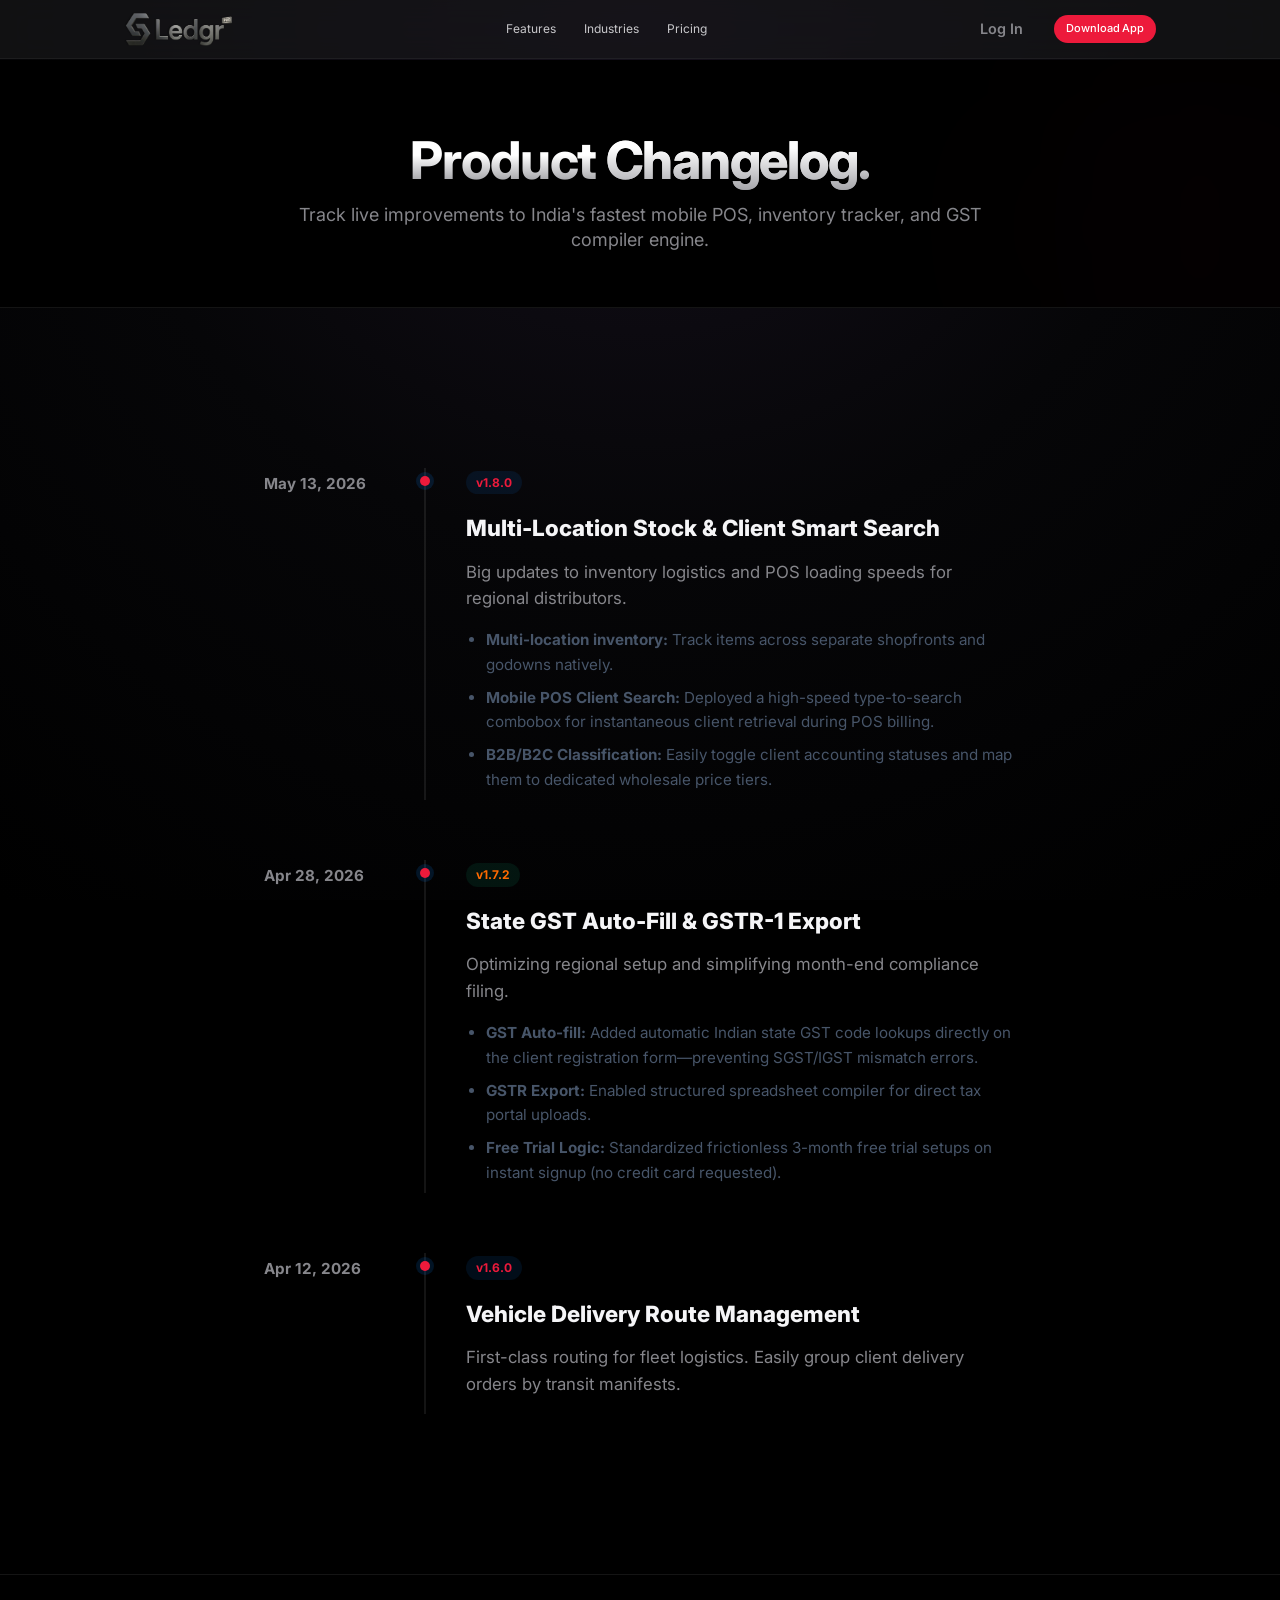
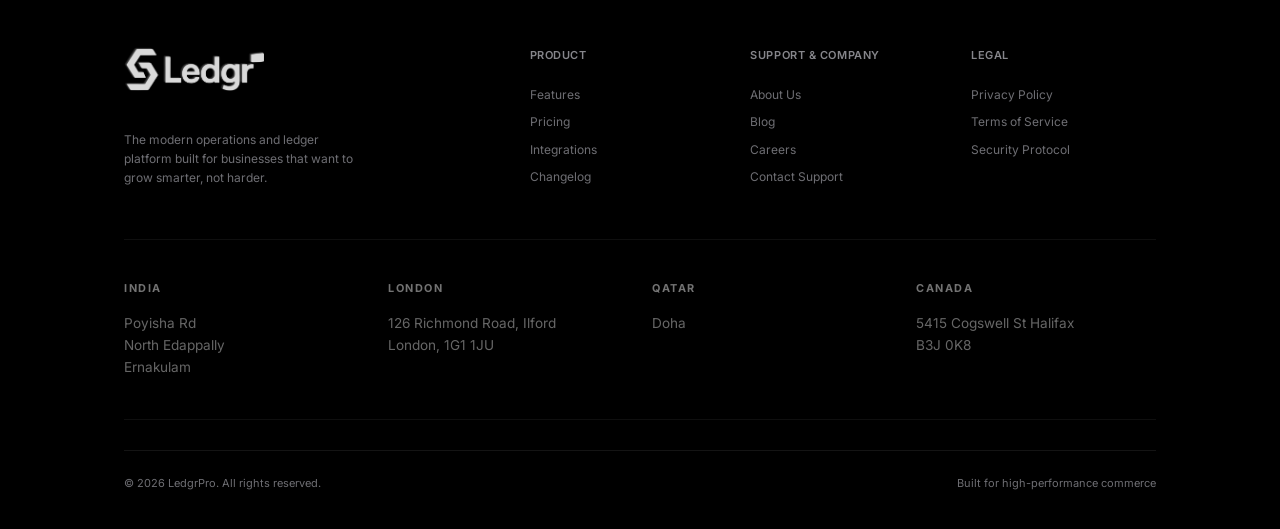
<file: changelog.html>
<!DOCTYPE html>
<html lang="en">
<head>
  <meta charset="UTF-8">
  <meta name="viewport" content="width=device-width, initial-scale=1.0">
  <title>Changelog — LedgrPro</title>
  <meta name="description" content="See what's new on LedgrPro. Active feature deployments, GST optimizations, and mobile POS upgrades.">
  <link rel="preconnect" href="https://fonts.googleapis.com">
  <link rel="preconnect" href="https://fonts.gstatic.com" crossorigin>
  <link href="https://fonts.googleapis.com/css2?family=Inter:wght@300;400;500;600;700;800;900&display=swap" rel="stylesheet">
    <link rel="stylesheet" href="styles.css">
  <!-- Analytics -->
  <script defer data-domain="ledgrpro.co" src="https://plausible.io/js/script.js"></script>
  <style>
    .change-wrapper { max-width: 800px; margin: 60px auto; padding: 0 24px; }
    .change-block {
      display: flex;
      gap: 40px;
      margin-bottom: 60px;
      position: relative;
    }
    .change-date {
      flex-shrink: 0;
      width: 120px;
      font-weight: 700;
      color: var(--text-muted);
      font-size: 0.95rem;
      padding-top: 4px;
    }
    .change-content {
      border-left: 2px solid var(--border);
      padding-left: 40px;
      position: relative;
    }
    .change-content::before {
      content: '';
      position: absolute;
      left: -6px;
      top: 8px;
      width: 10px;
      height: 10px;
      background: var(--primary);
      border-radius: 50%;
      box-shadow: 0 0 0 4px rgba(11, 128, 241, 0.15);
    }
    .change-content h3 { font-size: 1.4rem; font-weight: 800; margin-bottom: 12px; }
    .change-tag {
      display: inline-block;
      font-size: 0.75rem;
      font-weight: 700;
      background: rgba(16, 185, 129, 0.1);
      color: var(--accent-green);
      padding: 2px 10px;
      border-radius: 20px;
      margin-bottom: 16px;
    }
    .change-content p { color: var(--text-muted); font-size: 1.05rem; line-height: 1.6; margin-bottom: 16px;}
    .change-list { list-style: disc; margin-left: 20px; color: #475569; }
    .change-list li { margin-bottom: 8px; font-size: 0.95rem;}
    @media(max-width:768px) {
      .change-block { flex-direction: column; gap: 12px;}
      .change-content { border: none; padding-left: 0;}
      .change-content::before { display: none; }
    }
  </style>
</head>
<body class="subpage-body">

    <!-- ========== NAVBAR ========== -->
  <nav class="navbar" id="navbar">
    <div class="container">
      <a href="./index.html" class="navbar-logo">
        <img src="ledgrpro-logo.png" alt="LedgrPro Logo" class="app-logo">
      </a>
      <div class="navbar-links" id="navLinks">
        <a href="./index.html#features">Features</a>
        <a href="./index.html#features">Industries</a>
        <a href="./index.html#pricing">Pricing</a>
      </div>
      <div class="navbar-actions">
        <a href="https://app.ledgrpro.co/login" style="font-size:0.9rem; font-weight:600; margin-right:15px; color:var(--text-muted); transition: var(--transition);" id="loginBtn">Log In</a>
        <a href="register.html" class="btn btn-primary" id="trialBtn">Download App</a>
        <button class="mobile-toggle" id="mobileToggle" aria-label="Toggle menu">☰</button>
      </div>
    </div>
  </nav>

  <!-- ========== HERO ========== -->
  <section class="subpage-hero">
    <div class="container">
      <div class="subpage-hero-content">
        <h1>Product <span class="gradient-text">Changelog</span>.</h1>
        <p>Track live improvements to India's fastest mobile POS, inventory tracker, and GST compiler engine.</p>
      </div>
    </div>
  </section>

  <!-- ========== TIMELINE ========== -->
  <section class="section">
    <div class="change-wrapper">
      
      <!-- Item 1 -->
      <div class="change-block">
        <div class="change-date">May 13, 2026</div>
        <div class="change-content">
          <span class="change-tag" style="background:rgba(11,128,241,0.1); color:var(--primary);">v1.8.0</span>
          <h3>Multi-Location Stock & Client Smart Search</h3>
          <p>Big updates to inventory logistics and POS loading speeds for regional distributors.</p>
          <ul class="change-list">
            <li><strong>Multi-location inventory:</strong> Track items across separate shopfronts and godowns natively.</li>
            <li><strong>Mobile POS Client Search:</strong> Deployed a high-speed type-to-search combobox for instantaneous client retrieval during POS billing.</li>
            <li><strong>B2B/B2C Classification:</strong> Easily toggle client accounting statuses and map them to dedicated wholesale price tiers.</li>
          </ul>
        </div>
      </div>

      <!-- Item 2 -->
      <div class="change-block">
        <div class="change-date">Apr 28, 2026</div>
        <div class="change-content">
          <span class="change-tag">v1.7.2</span>
          <h3>State GST Auto-Fill & GSTR-1 Export</h3>
          <p>Optimizing regional setup and simplifying month-end compliance filing.</p>
          <ul class="change-list">
            <li><strong>GST Auto-fill:</strong> Added automatic Indian state GST code lookups directly on the client registration form—preventing SGST/IGST mismatch errors.</li>
            <li><strong>GSTR Export:</strong> Enabled structured spreadsheet compiler for direct tax portal uploads.</li>
            <li><strong>Free Trial Logic:</strong> Standardized frictionless 3-month free trial setups on instant signup (no credit card requested).</li>
          </ul>
        </div>
      </div>

      <!-- Item 3 -->
      <div class="change-block">
        <div class="change-date">Apr 12, 2026</div>
        <div class="change-content">
          <span class="change-tag" style="background:rgba(11,128,241,0.1); color:var(--primary);">v1.6.0</span>
          <h3>Vehicle Delivery Route Management</h3>
          <p>First-class routing for fleet logistics. Easily group client delivery orders by transit manifests.</p>
        </div>
      </div>

    </div>
  </section>

    <!-- ========== FOOTER ========== -->
  <footer class="footer" id="footer">
    <div class="container">
      <div class="footer-grid">
        <div class="footer-brand">
          <a href="./index.html" style="display: inline-block; margin-bottom: 20px;">
            <img src="ledgrpro-logo.png" alt="LedgrPro Logo" style="height: 44px; filter: brightness(0) invert(1); opacity: 0.85;">
          </a>
          <p>The modern operations and ledger platform built for businesses that want to grow smarter, not harder.</p>
        </div>
        <div class="footer-col">
          <h4>Product</h4>
          <a href="./index.html#features">Features</a>
          <a href="./index.html#pricing">Pricing</a>
          <a href="./integrations.html">Integrations</a>
          <a href="./changelog.html">Changelog</a>
        </div>
        <div class="footer-col">
          <h4>Support & Company</h4>
          <a href="./about.html">About Us</a>
          <a href="./blog.html">Blog</a>
          <a href="./careers.html">Careers</a>
          <a href="./contact.html">Contact Support</a>
        </div>
        <div class="footer-col">
          <h4>Legal</h4>
          <a href="./privacy.html">Privacy Policy</a>
          <a href="./terms.html">Terms of Service</a>
          <a href="./security.html">Security Protocol</a>
        </div>
      </div>

      <div class="footer-locations" style="display: grid; grid-template-columns: repeat(auto-fit, minmax(200px, 1fr)); gap: 24px; padding: 40px 0; border-top: 1px solid rgba(255,255,255,0.06); border-bottom: 1px solid rgba(255,255,255,0.06); margin-bottom: 30px;">
        <div class="location">
          <h4 style="font-size: 0.68rem; font-weight: 700; text-transform: uppercase; letter-spacing: 1.5px; margin-bottom: 14px; color: rgba(255,255,255,0.45);">India</h4>
          <p style="font-size: 0.85rem; color: rgba(255,255,255,0.4); line-height: 1.65;">Poyisha Rd<br>North Edappally<br>Ernakulam</p>
        </div>
        <div class="location">
          <h4 style="font-size: 0.68rem; font-weight: 700; text-transform: uppercase; letter-spacing: 1.5px; margin-bottom: 14px; color: rgba(255,255,255,0.45);">London</h4>
          <p style="font-size: 0.85rem; color: rgba(255,255,255,0.4); line-height: 1.65;">126 Richmond Road, Ilford<br>London, 1G1 1JU</p>
        </div>
        <div class="location">
          <h4 style="font-size: 0.68rem; font-weight: 700; text-transform: uppercase; letter-spacing: 1.5px; margin-bottom: 14px; color: rgba(255,255,255,0.45);">Qatar</h4>
          <p style="font-size: 0.85rem; color: rgba(255,255,255,0.4); line-height: 1.65;">Doha</p>
        </div>
        <div class="location">
          <h4 style="font-size: 0.68rem; font-weight: 700; text-transform: uppercase; letter-spacing: 1.5px; margin-bottom: 14px; color: rgba(255,255,255,0.45);">Canada</h4>
          <p style="font-size: 0.85rem; color: rgba(255,255,255,0.4); line-height: 1.65;">5415 Cogswell St Halifax<br>B3J 0K8</p>
        </div>
      </div>

      <div class="footer-bottom">
        <span>© 2026 LedgrPro. All rights reserved.</span>
        <span>Built for high-performance commerce</span>
      </div>
    </div>
  </footer>

  <script>
    // Mobile menu toggle
    const mobileToggle = document.getElementById('mobileToggle');
    const navLinks = document.getElementById('navLinks');
    mobileToggle.addEventListener('click', () => {
      if (navLinks.classList.contains('mobile-active')) {
        navLinks.classList.remove('mobile-active');
      } else {
        navLinks.classList.add('mobile-active');
      }
    });
  </script>
</body>
</html>
</file>
<file: styles.css>
/* ==========================================================================
   LEDGRPRO PREMIUM APPLE-STYLE DESIGN SYSTEM
   ========================================================================== */

@import url('https://fonts.googleapis.com/css2?family=Inter:wght@300;400;500;600;700;800;900&display=swap');

/* ===== DESIGN TOKENS ===== */
:root {
  --primary: #ed1a3b; /* Vyapar Crimson Red */
  --primary-light: #ff4766; /* Bright Crimson Red */
  --primary-dark: #b8001f;
  --accent: #ff6a00; /* Vyapar Orange */
  --accent-light: #ff8533;
  --accent-dark: #cc5500;
  --accent-violet: #ff3366; /* Vibrant Pinkish-Red */

  --bg: #000000; /* Pure black */
  --bg-alt: #161617; /* Slate Grey */
  --bg-card: #1d1d1f; /* Card background */
  --footer-bg: #000000;

  --text: #f5f5f7; /* Crisp white-grey */
  --text-muted: #86868b; /* Apple muted grey */
  --text-light: #6e6e73; /* Apple dark-grey */

  --border: rgba(255, 255, 255, 0.08); /* Apple thin border */
  --border-strong: rgba(255, 255, 255, 0.16);

  --shadow-sm: 0 2px 8px rgba(0, 0, 0, 0.15);
  --shadow-md: 0 12px 30px rgba(0, 0, 0, 0.5);
  --shadow-lg: 0 24px 60px rgba(0, 0, 0, 0.7);

  --radius: 18px; /* Hardware-like curve */
  --radius-sm: 10px;
  --radius-pill: 9999px;

  --transition: all 0.4s cubic-bezier(0.25, 0.8, 0.25, 1);
  --font: 'Inter', -apple-system, BlinkMacSystemFont, "Segoe UI", Roboto, Helvetica, Arial, sans-serif;

  /* Legacy aliases for subpage compatibility */
  --glow: rgba(237, 26, 59, 0.08);
  --gradient-hero: radial-gradient(circle at top, rgba(237, 26, 59, 0.06) 0%, rgba(0, 0, 0, 0) 80%);
  --gradient-cta: linear-gradient(180deg, #1d1d1f 0%, #000000 100%);
  --gradient-card: linear-gradient(135deg, rgba(255, 255, 255, 0.02) 0%, rgba(255, 255, 255, 0.005) 100%);
  --shadow-card: var(--shadow-md);
  --shadow-glow: 0 0 40px rgba(237, 26, 59, 0.15);
  --accent-green: var(--accent);
  --bg-dark: var(--bg);
  --surface: var(--bg-card);
}

/* ===== RESET & BASE ===== */
*, *::before, *::after { margin: 0; padding: 0; box-sizing: border-box; }
html { scroll-behavior: smooth; font-size: 16px; background: var(--bg); color-scheme: dark; }
body {
  font-family: var(--font);
  background: #000000;
  color: var(--text);
  line-height: 1.625;
  overflow-x: hidden;
  -webkit-font-smoothing: antialiased;
  -moz-osx-font-smoothing: grayscale;
  background-image: radial-gradient(circle at 50% 0%, #15101c 0%, #060608 50%, #000000 100%);
  background-attachment: fixed;
}
a { color: inherit; text-decoration: none; transition: var(--transition); }
img { max-width: 100%; display: block; }
button { font-family: inherit; cursor: pointer; border: none; background: none; }
ul { list-style: none; }

/* Custom Scrollbar */
::-webkit-scrollbar { width: 8px; height: 8px; }
::-webkit-scrollbar-track { background: var(--bg); }
::-webkit-scrollbar-thumb { background: #333336; border-radius: var(--radius-pill); border: 2px solid var(--bg); }
::-webkit-scrollbar-thumb:hover { background: #424245; }

/* ===== BACKGROUNDS ===== */
.bg-grid-overlay {
  position: absolute;
  inset: 0;
  z-index: 0;
  background-image: 
    linear-gradient(rgba(255, 255, 255, 0.005) 1px, transparent 1px),
    linear-gradient(90deg, rgba(255, 255, 255, 0.005) 1px, transparent 1px);
  background-size: 50px 50px;
  mask-image: radial-gradient(circle at center, black 40%, transparent 95%);
  -webkit-mask-image: radial-gradient(circle at center, black 40%, transparent 95%);
  pointer-events: none;
  opacity: 0.8;
}

.glow-blob {
  position: absolute;
  width: 800px;
  height: 800px;
  border-radius: 50%;
  background: radial-gradient(circle, rgba(237, 26, 59, 0.04) 0%, rgba(0, 0, 0, 0) 70%);
  filter: blur(120px);
  pointer-events: none;
  z-index: 0;
}
.glow-blob-1 { top: -200px; left: 50%; transform: translateX(-50%); }
.glow-blob-2 { bottom: -200px; right: -200px; background: radial-gradient(circle, rgba(255, 106, 0, 0.02) 0%, rgba(0, 0, 0, 0) 70%); }
.glow-blob-3 { top: 40%; left: -300px; background: radial-gradient(circle, rgba(255, 51, 102, 0.02) 0%, rgba(0, 0, 0, 0) 70%); }

@media (prefers-reduced-motion: reduce) {
  .aurora-blob { animation: none; }
}

/* ===== UTILITIES ===== */
.container { max-width: 1080px; margin: 0 auto; padding: 0 24px; position: relative; z-index: 1; }
.section { padding: 100px 0; position: relative; overflow: hidden; }

.section-label {
  display: inline-block;
  font-size: 12px; font-weight: 600; letter-spacing: 0.05em; text-transform: uppercase;
  color: var(--text-muted); margin-bottom: 12px;
}

.section-title {
  font-size: clamp(2rem, 4.5vw, 3.25rem); font-weight: 750; line-height: 1.1;
  margin-bottom: 16px; letter-spacing: -0.025em; color: var(--text);
}

.section-subtitle { font-size: 20px; color: var(--text-muted); max-width: 600px; line-height: 1.45; font-weight: 400; }
.text-center { text-align: center; }
.mx-auto { margin-left: auto; margin-right: auto; }

.gradient-text {
  background: linear-gradient(180deg, #ffffff 30%, #a1a1a6 100%);
  -webkit-background-clip: text;
  -webkit-text-fill-color: transparent;
  background-clip: text;
}

/* ===== BUTTONS ===== */
.btn {
  display: inline-flex; align-items: center; justify-content: center;
  padding: 12px 24px; border-radius: var(--radius-pill); font-weight: 500;
  font-size: 14px; transition: var(--transition);
  letter-spacing: -0.01em; white-space: nowrap;
}

.btn-primary {
  background: var(--primary); color: #ffffff;
}
.btn-primary:hover {
  background: var(--primary-light);
  transform: scale(1.02);
}

.btn-secondary {
  background: rgba(255, 255, 255, 0.1); color: var(--text);
  border: 1px solid rgba(255, 255, 255, 0.05);
}
.btn-secondary:hover {
  background: rgba(255, 255, 255, 0.15);
  transform: scale(1.02);
}

.btn-large { padding: 14px 28px; font-size: 16px; }

/* ===== NAVBAR ===== */
.navbar {
  position: fixed; top: 0; left: 0; right: 0; z-index: 1000;
  padding: 12px 0; transition: var(--transition);
  background: rgba(22, 22, 23, 0.75);
  backdrop-filter: saturate(180%) blur(20px);
  -webkit-backdrop-filter: saturate(180%) blur(20px);
  border-bottom: 1px solid rgba(255, 255, 255, 0.05);
}
.navbar.scrolled {
  background: rgba(22, 22, 23, 0.85);
  border-bottom: 1px solid rgba(255, 255, 255, 0.12);
}
.navbar .container { display: flex; align-items: center; justify-content: space-between; }
.navbar-logo { display: flex; align-items: center; }
.app-logo { height: 34px; width: auto; display: block; opacity: 1; transition: var(--transition); }
.app-logo:hover { opacity: 0.8; }
.navbar-links { display: flex; align-items: center; gap: 28px; }
.navbar-links a { font-size: 12px; font-weight: 400; color: rgba(245, 245, 247, 0.8); transition: var(--transition); }
.navbar-links a:hover, .navbar-links a.active { color: #ffffff; }
.navbar-actions { display: flex; align-items: center; gap: 16px; }
.navbar-actions a#demoBtn {
  font-size: 12px !important;
  font-weight: 400 !important;
  color: rgba(245, 245, 247, 0.8) !important;
}
.navbar-actions a#demoBtn:hover {
  color: #ffffff !important;
}
.navbar .btn {
  font-size: 11px;
  padding: 5px 12px;
}
.mobile-toggle { display: none; background: none; color: var(--text); font-size: 1.4rem; }

/* ===== HERO CENTERED & STUDIO DISPLAY ===== */
.hero-centered {
  position: relative;
  padding: 140px 0 80px;
  overflow: hidden;
  background: var(--bg);
}
.hero-content {
  max-width: 800px;
  margin: 0 auto 50px;
  display: flex;
  flex-direction: column;
  align-items: center;
}
.hero-badge {
  display: inline-flex;
  align-items: center;
  gap: 8px;
  padding: 4px 12px;
  background: rgba(255, 255, 255, 0.05);
  border: 1px solid rgba(255, 255, 255, 0.08);
  border-radius: var(--radius-pill);
  font-size: 11px;
  font-weight: 500;
  color: var(--text-muted);
  width: fit-content;
  margin-bottom: 20px;
}
.pulse-dot {
  width: 6px;
  height: 6px;
  background: var(--accent);
  border-radius: 50%;
  box-shadow: 0 0 6px var(--accent);
  animation: blink 2s infinite;
}
@keyframes blink {
  0%, 100% { transform: scale(1); opacity: 1; }
  50% { transform: scale(1.2); opacity: 0.5; }
}
.hero-h1 {
  font-size: clamp(2.5rem, 5.5vw, 4.75rem);
  font-weight: 800;
  line-height: 1.07;
  letter-spacing: -0.035em;
  color: var(--text);
  margin-bottom: 18px;
  text-align: center;
  background: linear-gradient(180deg, #ffffff 40%, #86868b 100%);
  -webkit-background-clip: text;
  -webkit-text-fill-color: transparent;
  background-clip: text;
}
.text-highlight {
  background: linear-gradient(135deg, var(--primary-light), var(--accent-violet));
  -webkit-background-clip: text;
  -webkit-text-fill-color: transparent;
  background-clip: text;
}
.hero-sub {
  font-size: 20px;
  color: var(--text-muted);
  line-height: 1.42;
  max-width: 600px;
  margin-bottom: 28px;
  letter-spacing: -0.015em;
  font-weight: 400;
}
.hero-actions {
  display: flex;
  gap: 16px;
  align-items: center;
}

.hero-actions a.btn-secondary {
  background: none;
  border: none;
  color: var(--primary-light);
  font-weight: 500;
  padding: 0;
  font-size: 15px;
}
.hero-actions a.btn-secondary:hover {
  text-decoration: underline;
  transform: none;
  background: none;
}

/* Studio Display Mockup */
.browser-container {
  width: 100%;
  max-width: 780px; /* Reduced from 900px */
  margin: 0 auto;
  background: #000000;
  border: 8px solid #1c1c1e;
  border-bottom: 12px solid #1c1c1e;
  border-radius: 16px 16px 20px 20px;
  position: relative;
  box-shadow: 0 30px 60px rgba(0,0,0,0.8), 0 0 0 1px rgba(255,255,255,0.06);
  animation: slideUpFade 1s cubic-bezier(0.16, 1, 0.3, 1) both;
}
.browser-header {
  height: 32px;
  background: #1c1c1e;
  display: flex;
  align-items: center;
  padding: 0 12px;
  position: relative;
}
.browser-buttons {
  display: flex;
  gap: 6px;
}
.browser-dot {
  width: 6px;
  height: 6px;
  border-radius: 50%;
  background: rgba(255, 255, 255, 0.2);
}
.browser-url {
  position: absolute;
  left: 50%;
  transform: translateX(-50%);
  background: rgba(0, 0, 0, 0.4);
  border-radius: 6px;
  padding: 2px 20px;
  font-size: 10px;
  color: var(--text-light);
  width: 220px;
  text-align: center;
  font-weight: 400;
  letter-spacing: -0.1px;
  border: 1px solid rgba(255,255,255,0.03);
}
.browser-actions-icons {
  margin-left: auto;
  font-size: 9px;
  font-weight: 500;
  color: var(--primary-light);
  display: flex;
  align-items: center;
  gap: 4px;
}
.browser-content {
  background: #000000;
  position: relative;
  overflow: hidden;
  aspect-ratio: 16 / 10; /* Set landscape aspect ratio */
}
.browser-image {
  width: 100%;
  height: 100%;
  display: block;
  opacity: 0.95;
  transition: opacity 0.3s;
  object-fit: cover;
  object-position: top center;
}

/* ===== TRUST STRIP ===== */
.trust-strip {
  padding: 36px 0;
  border-top: 1px solid var(--border);
  border-bottom: 1px solid var(--border);
  background: rgba(22, 22, 23, 0.3);
}
.trust-label {
  font-size: 11px;
  font-weight: 600;
  letter-spacing: 0.05em;
  color: var(--text-light);
  margin-bottom: 18px;
}
.logo-strip-grid {
  display: flex;
  flex-wrap: wrap;
  justify-content: center;
  align-items: center;
  gap: 48px;
}
.logo-item {
  font-size: 13px;
  font-weight: 700;
  letter-spacing: 0.05em;
  color: var(--text-muted);
  opacity: 0.5;
  transition: var(--transition);
}
.logo-item:hover {
  opacity: 0.9;
  color: var(--text);
}

/* ===== BENTO PILLARS GRID ===== */
.pillars-grid {
  display: grid;
  grid-template-columns: repeat(3, 1fr);
  gap: 24px;
}
.pillar-card {
  background: var(--bg-card);
  border: 1px solid var(--border);
  border-radius: var(--radius);
  padding: 36px;
  transition: var(--transition);
  display: flex;
  flex-direction: column;
  position: relative;
  overflow: hidden;
}
.pillar-card::before {
  content: ''; position: absolute; inset: 0;
  background: linear-gradient(180deg, rgba(255,255,255,0.015) 0%, transparent 100%);
  pointer-events: none;
}
.pillar-card:hover {
  transform: translateY(-4px);
  border-color: rgba(255, 255, 255, 0.16);
  box-shadow: var(--shadow-md);
}
.pillar-icon {
  width: 44px;
  height: 44px;
  margin-bottom: 20px;
  display: flex;
  align-items: center;
  justify-content: center;
  background: rgba(237, 26, 59, 0.08);
  border: 1px solid rgba(237, 26, 59, 0.2);
  border-radius: 12px;
  color: var(--primary-light);
  flex-shrink: 0;
}
.pillar-card h3 {
  font-size: 18px;
  font-weight: 600;
  color: var(--text);
  margin-bottom: 10px;
  letter-spacing: -0.015em;
}
.pillar-card p {
  font-size: 14px;
  color: var(--text-muted);
  line-height: 1.5;
  margin-bottom: 24px;
}
.pillar-features {
  margin-top: auto;
  border-top: 1px solid var(--border);
  padding-top: 16px;
}
.pillar-features li {
  display: flex;
  align-items: center;
  gap: 8px;
  font-size: 13px;
  color: var(--text-muted);
  margin-bottom: 8px;
}
.pillar-features li:last-child { margin-bottom: 0; }
.pillar-features li span {
  color: var(--primary-light);
  font-weight: 600;
}

/* ===== INTERACTIVE TOUR SHOWCASE ===== */
.tour-layout {
  display: grid;
  grid-template-columns: 0.8fr 1.2fr;
  gap: 48px;
  align-items: center;
}
.tour-tabs {
  display: flex;
  flex-direction: column;
  gap: 8px;
}
.tour-tab {
  display: flex;
  align-items: flex-start;
  gap: 12px;
  padding: 14px 20px;
  background: transparent;
  border: 1px solid transparent;
  border-radius: var(--radius-sm);
  transition: var(--transition);
  cursor: pointer;
}
.tour-tab:hover {
  background: rgba(255, 255, 255, 0.04);
}
.tour-tab.active {
  background: rgba(255, 255, 255, 0.08);
  border-color: rgba(255, 255, 255, 0.04);
}
.tour-tab-num {
  font-size: 11px;
  font-weight: 600;
  color: var(--text-light);
  margin-top: 3px;
  flex-shrink: 0;
}
.tour-tab-content h4 {
  font-size: 15px;
  font-weight: 600;
  color: var(--text-muted);
  margin-bottom: 3px;
  transition: var(--transition);
}
.tour-tab-content p {
  font-size: 13px;
  color: var(--text-light);
  line-height: 1.4;
  transition: var(--transition);
}
.tour-tab.active .tour-tab-content h4 {
  color: #ffffff;
}
.tour-tab.active .tour-tab-content p {
  color: var(--text-muted);
}

.tour-previews {
  display: flex;
  align-items: center;
  justify-content: center;
}
.tour-preview-frame {
  width: 100%;
  height: 380px;
  background: #111112;
  border: 1px solid var(--border-strong);
  border-radius: var(--radius);
  position: relative;
  display: flex;
  align-items: center;
  justify-content: center;
  box-shadow: var(--shadow-lg);
  overflow: hidden;
}
.tour-visual {
  position: absolute;
  max-width: 85%;
  height: auto;
  opacity: 0;
  transform: scale(0.96) translateY(8px);
  transition: all 0.4s cubic-bezier(0.25, 1, 0.5, 1);
  filter: drop-shadow(0 15px 30px rgba(0,0,0,0.6));
}
.tour-visual.active {
  opacity: 1;
  transform: scale(1) translateY(0);
  z-index: 5;
}
.tour-overlay-badge {
  position: absolute;
  bottom: 20px;
  background: rgba(29, 29, 31, 0.9);
  border: 1px solid rgba(255, 255, 255, 0.08);
  border-radius: var(--radius-pill);
  padding: 4px 12px;
  font-size: 11px;
  font-weight: 500;
  color: var(--text);
  box-shadow: var(--shadow-sm);
  display: flex;
  align-items: center;
  gap: 6px;
  z-index: 10;
  backdrop-filter: blur(8px);
}

/* ===== LEGACY COMPARISONS ===== */
.comparison-grid {
  display: grid;
  grid-template-columns: repeat(2, 1fr);
  gap: 28px;
}
.comparison-card {
  background: var(--bg-card);
  border: 1px solid var(--border);
  border-radius: var(--radius);
  padding: 36px;
  position: relative;
}
.comparison-card::before {
  content: ''; position: absolute; inset: 0;
  border-radius: var(--radius);
  pointer-events: none;
  background: linear-gradient(180deg, rgba(255,255,255,0.015) 0%, transparent 100%);
}
.comparison-card.legacy {
  border-color: rgba(255, 69, 58, 0.1);
  background: rgba(255, 69, 58, 0.01);
}
.comparison-card.future {
  border-color: rgba(48, 209, 88, 0.15);
  background: rgba(48, 209, 88, 0.01);
}
.comp-header {
  margin-bottom: 24px;
}
.comp-header h3 {
  font-size: 20px;
  font-weight: 700;
  margin-bottom: 4px;
}
.comparison-card.legacy .comp-header h3 { color: #ff453a; }
.comparison-card.future .comp-header h3 { color: var(--accent); }
.comp-header p {
  font-size: 11px;
  color: var(--text-light);
  font-weight: 600;
  text-transform: uppercase;
  letter-spacing: 0.05em;
}
.comp-list {
  display: flex;
  flex-direction: column;
  gap: 20px;
}
.comp-list li {
  display: flex;
  gap: 12px;
  align-items: flex-start;
}
.comp-icon {
  font-size: 14px;
  line-height: 1.2;
  flex-shrink: 0;
}
.comp-list li h4 {
  font-size: 14px;
  font-weight: 600;
  color: var(--text);
  margin-bottom: 2px;
}
.comp-list li p {
  font-size: 13px;
  color: var(--text-muted);
  line-height: 1.45;
}

/* ===== PRICING ===== */
.price-toggle-container, .pricing-toggle-wrapper {
  display: flex;
  align-items: center;
  justify-content: center;
  gap: 12px;
  margin: 32px 0;
}
.toggle-label {
  font-size: 14px;
}
.switch {
  position: relative; display: inline-block; width: 48px; height: 24px;
}
.switch input { opacity: 0; width: 0; height: 0; }
.slider {
  position: absolute; cursor: pointer; top: 0; left: 0; right: 0; bottom: 0;
  background: #333336; transition: 0.3s; border-radius: 24px;
  border: 1px solid rgba(255,255,255,0.05);
}
.slider:before {
  position: absolute; content: ""; height: 16px; width: 16px; left: 3px; bottom: 3px;
  background: white; transition: 0.3s; border-radius: 50%;
}
input:checked + .slider { background: var(--primary); }
input:checked + .slider:before { transform: translateX(24px); }

.pricing-grid { display: grid; grid-template-columns: repeat(3, 1fr); gap: 20px; margin-top: 40px; }
.pricing-card {
  background: var(--bg-card); border: 1px solid var(--border);
  border-radius: var(--radius); padding: 36px 28px; transition: var(--transition);
  position: relative;
  display: flex;
  flex-direction: column;
}
.pricing-card::before {
  content: ''; position: absolute; inset: 0;
  background: linear-gradient(180deg, rgba(255,255,255,0.015) 0%, transparent 100%);
  border-radius: var(--radius);
  pointer-events: none;
}
.pricing-card:hover { transform: translateY(-4px); border-color: rgba(255, 255, 255, 0.16); box-shadow: var(--shadow-md); }
.pricing-card.popular {
  border: 1px solid rgba(237, 26, 59, 0.4);
  background: rgba(237, 26, 59, 0.02);
}
.pricing-card.popular::after {
  content: 'Top Choice'; position: absolute; top: -11px; left: 50%; transform: translateX(-50%);
  background: var(--primary); color: #ffffff; padding: 3px 12px; border-radius: var(--radius-pill);
  font-size: 10px; font-weight: 600; text-transform: uppercase; letter-spacing: 0.05em;
}
.pricing-card .plan-name {
  font-size: 12px; font-weight: 600; color: var(--text-muted);
  margin-bottom: 8px; text-transform: uppercase; letter-spacing: 0.05em;
}
.pricing-card .price {
  font-size: 32px; font-weight: 700; margin-bottom: 2px;
  display: flex; align-items: baseline; gap: 2px; color: var(--text);
  letter-spacing: -0.02em;
}
.pricing-card .price .price-period { font-size: 14px; font-weight: 400; color: var(--text-light); }
.pricing-card .price .price-val { font-size: 32px; font-weight: 700; }
.pricing-card .period { font-size: 12px; color: var(--text-light); margin-bottom: 20px; }
.pricing-card .trial-badge {
  display: inline-flex; align-items: center; gap: 6px; padding: 4px 10px;
  border-radius: var(--radius-pill); font-size: 11px; font-weight: 500; margin-bottom: 20px;
  background: rgba(255, 255, 255, 0.05); color: var(--text-muted); border: 1px solid rgba(255, 255, 255, 0.04);
  width: fit-content;
}
.pricing-features { margin-bottom: 28px; border-top: 1px solid var(--border); }
.pricing-features li {
  display: flex; align-items: flex-start; gap: 8px;
  padding: 8px 0; font-size: 13px; color: var(--text-muted);
}
.pricing-features li strong { color: var(--text); font-weight: 500; }
.pricing-features li .check { color: var(--primary-light); font-weight: 600; flex-shrink: 0; }
.pricing-card .btn { width: 100%; border-radius: var(--radius-pill); margin-top: auto; }

.toggle-badge {
  background: rgba(48, 209, 88, 0.1); color: var(--accent); font-size: 10px; padding: 2px 8px; border-radius: 10px; font-weight: 600; border: 1px solid rgba(48, 209, 88, 0.15); margin-left: 4px;
}

/* ===== TESTIMONIALS ===== */
.testimonials-grid { display: grid; grid-template-columns: repeat(3, 1fr); gap: 20px; margin-top: 40px; }
.testimonial-card {
  background: var(--bg-card); border: 1px solid var(--border);
  border-radius: var(--radius); padding: 28px; transition: var(--transition);
  position: relative;
}
.testimonial-card:hover { border-color: rgba(255, 255, 255, 0.16); box-shadow: var(--shadow-sm); }
.testimonial-stars { color: #ff9f0a; margin-bottom: 12px; font-size: 11px; letter-spacing: 1px; }
.testimonial-card blockquote {
  font-size: 13.5px; color: var(--text-muted); line-height: 1.55;
  margin-bottom: 20px;
}
.testimonial-author { display: flex; align-items: center; gap: 10px; }
.testimonial-avatar {
  width: 36px; height: 36px; border-radius: 50%;
  overflow: hidden; flex-shrink: 0;
  border: 1px solid var(--border-strong);
}
.testimonial-avatar img { width: 100%; height: 100%; object-fit: cover; }
.testimonial-info .name { font-weight: 600; font-size: 13px; color: var(--text); }
.testimonial-info .role { font-size: 11px; color: var(--text-light); }

/* ===== CTA SECTION ===== */
.cta-section {
  background: #111112;
  border: 1px solid var(--border);
  border-radius: var(--radius);
  padding: 72px 32px;
  text-align: center;
  position: relative;
  overflow: hidden;
  box-shadow: var(--shadow-md);
}
.cta-section::before {
  content: ''; position: absolute; inset: 0;
  background: radial-gradient(circle at center, rgba(237, 26, 59, 0.03) 0%, transparent 80%);
}
.cta-section h2 {
  font-size: clamp(1.8rem, 4vw, 2.5rem); font-weight: 750;
  margin-bottom: 12px; color: #ffffff; position: relative; z-index: 1;
  letter-spacing: -0.02em;
}
.cta-section p {
  font-size: 16px; color: var(--text-muted);
  max-width: 480px; margin: 0 auto 28px; position: relative; z-index: 1;
  line-height: 1.45;
}
.cta-section .btn-secondary {
  background: rgba(255, 255, 255, 0.05);
  color: var(--text);
  border-color: rgba(255, 255, 255, 0.08);
}
.cta-section .btn-secondary:hover {
  background: rgba(255, 255, 255, 0.1);
}

/* ===== FOOTER ===== */
.footer {
  background: var(--bg);
  padding: 72px 0 36px;
  border-top: 1px solid var(--border);
}
.footer-grid {
  display: grid; grid-template-columns: 2fr 1fr 1fr 1fr;
  gap: 36px; margin-bottom: 48px;
}
.footer-brand p {
  font-size: 12px; color: var(--text-light);
  margin-top: 12px; max-width: 240px; line-height: 1.6;
}
.footer-col h4 {
  font-size: 11px; font-weight: 600; text-transform: uppercase;
  letter-spacing: 0.05em; margin-bottom: 16px; color: var(--text-muted);
}
.footer-col a {
  display: block; font-size: 12px; color: var(--text-light);
  padding: 4px 0; transition: var(--transition);
}
.footer-col a:hover { color: #ffffff; }
.footer-bottom {
  display: flex; justify-content: space-between; align-items: center;
  padding-top: 24px; border-top: 1px solid var(--border);
  font-size: 11px; color: var(--text-light);
}

/* ===== PRICING COMPARISON TABLE ===== */
.comparison-container { margin-top: 72px; }
.comparison-title { text-align: center; margin-bottom: 32px; }
.comparison-title h3 { font-size: 24px; font-weight: 750; margin-bottom: 8px; color: var(--text); letter-spacing: -0.015em; }
.comparison-title p { color: var(--text-muted); font-size: 14px; }

.comparison-table-wrapper {
  width: 100%; overflow-x: auto;
  border: 1px solid var(--border); border-radius: var(--radius);
  background: var(--bg-card);
  box-shadow: var(--shadow-sm);
}

.comparison-table {
  width: 100%; border-collapse: collapse;
  font-size: 13px; text-align: center; min-width: 700px;
}

.comparison-table th, .comparison-table td {
  padding: 14px 20px;
  border-bottom: 1px solid var(--border);
}

.comparison-table th {
  background: rgba(22, 22, 23, 0.4);
  font-weight: 600; font-size: 13px; color: var(--text); padding: 18px;
}

.comparison-table td:first-child, .comparison-table th:first-child {
  text-align: left; width: 35%; font-weight: 500; color: var(--text);
}

.comparison-table tr.category-row td {
  background: rgba(255, 255, 255, 0.015);
  font-size: 10px; text-transform: uppercase; letter-spacing: 0.05em;
  font-weight: 700; color: var(--text-light); text-align: left !important; padding: 10px 20px;
}

.comparison-table td { color: var(--text-muted); }
.comparison-table .col-popular { background: rgba(237, 26, 59, 0.01); }
.comparison-table th.col-popular { background: rgba(237, 26, 59, 0.04); color: var(--primary-light); }
.comparison-table .check-icon { color: var(--primary-light); font-weight: 700; font-size: 14px; }
.comparison-table .cross-icon { color: var(--text-light); font-size: 11px; }
.comparison-table tbody tr:hover td { background: rgba(255, 255, 255, 0.01); }
.comparison-table tbody tr:last-child td { border-bottom: none; }

/* ===== FEATURE SHOWCASE (ALTERNATING) ===== */
.showcase-row {
  display: grid;
  grid-template-columns: repeat(2, 1fr);
  gap: 64px;
  align-items: center;
  margin-bottom: 100px;
}
.showcase-row:last-child {
  margin-bottom: 0;
}
.showcase-row.reverse {
  direction: rtl;
}
.showcase-row.reverse .showcase-text {
  direction: ltr;
}
.showcase-text {
  display: flex;
  flex-direction: column;
  justify-content: center;
}
.showcase-badge {
  display: inline-flex;
  align-items: center;
  gap: 6px;
  padding: 4px 12px;
  background: rgba(237, 26, 59, 0.08);
  border: 1px solid rgba(237, 26, 59, 0.15);
  color: var(--primary-light);
  border-radius: var(--radius-pill);
  font-size: 11px;
  font-weight: 600;
  width: fit-content;
  margin-bottom: 16px;
  text-transform: uppercase;
  letter-spacing: 0.05em;
}
.showcase-text h3 {
  font-size: clamp(1.8rem, 3.5vw, 2.5rem);
  font-weight: 750;
  line-height: 1.15;
  margin-bottom: 16px;
  color: var(--text);
  letter-spacing: -0.02em;
}
.showcase-text p {
  font-size: 16px;
  color: var(--text-muted);
  line-height: 1.6;
  margin-bottom: 24px;
}
.showcase-features-list {
  display: flex;
  flex-direction: column;
  gap: 12px;
}
.showcase-features-list li {
  display: flex;
  align-items: center;
  gap: 10px;
  font-size: 14.5px;
  color: var(--text-muted);
}
.showcase-features-list li span.check {
  color: var(--accent);
  font-weight: 600;
}
.showcase-image-container {
  background: #111112;
  border: 1px solid var(--border-strong);
  border-radius: var(--radius);
  padding: 24px;
  box-shadow: var(--shadow-lg);
  position: relative;
  overflow: hidden;
  transition: var(--transition);
}
.showcase-image-container:hover {
  transform: translateY(-4px);
  border-color: rgba(255, 255, 255, 0.16);
}
.showcase-image-container::before {
  content: ''; position: absolute; inset: 0;
  background: linear-gradient(180deg, rgba(255,255,255,0.01) 0%, transparent 100%);
  pointer-events: none;
}
.showcase-img {
  width: 100%;
  height: auto;
  border-radius: var(--radius-sm);
  filter: drop-shadow(0 15px 30px rgba(0,0,0,0.6));
  transition: transform 0.5s cubic-bezier(0.25, 0.8, 0.25, 1);
}
.showcase-image-container:hover .showcase-img {
  transform: scale(1.02);
}

/* ===== SUBPAGES CORE LAYOUT ===== */
.subpage-body { padding-top: 60px; }

.subpage-hero {
  position: relative; padding: 72px 0 54px;
  background: #000000;
  border-bottom: 1px solid var(--border); overflow: hidden;
}
.subpage-hero::after {
  content: '';
  position: absolute; bottom: -80px; right: -80px;
  width: 320px; height: 320px;
  background: rgba(237, 26, 59, 0.02);
  filter: blur(100px); border-radius: 50%; z-index: 0;
}

.subpage-hero-content {
  position: relative; z-index: 1;
  text-align: center; max-width: 700px; margin: 0 auto;
}
.subpage-hero-content h1 {
  font-size: clamp(2.2rem, 5vw, 3.25rem); font-weight: 750; line-height: 1.12;
  margin-bottom: 12px; letter-spacing: -0.025em; color: var(--text);
  background: linear-gradient(180deg, #ffffff 40%, #86868b 100%);
  -webkit-background-clip: text;
  -webkit-text-fill-color: transparent;
  background-clip: text;
}
.subpage-hero-content p { font-size: 18px; color: var(--text-muted); line-height: 1.4; font-weight: 400; }

/* ===== LEGAL ===== */
.legal-doc-container { max-width: 750px; margin: 48px auto; padding: 0 24px; position: relative; z-index: 10; }
.legal-meta {
  font-size: 13px; color: var(--text-light);
  margin-bottom: 32px; padding-bottom: 16px; border-bottom: 1px solid var(--border);
}
.legal-doc h2 { font-size: 20px; font-weight: 650; margin-top: 32px; margin-bottom: 12px; color: var(--text); letter-spacing: -0.01em; }
.legal-doc h3 { font-size: 15px; font-weight: 600; margin-top: 20px; margin-bottom: 8px; color: var(--text-muted); }
.legal-doc p { margin-bottom: 16px; color: var(--text-muted); font-size: 14px; line-height: 1.55; }
.legal-doc ul { list-style-type: disc; margin-left: 20px; margin-bottom: 16px; color: var(--text-muted); }
.legal-doc ul li { margin-bottom: 8px; line-height: 1.5; font-size: 14px; }

/* ===== CARDS ===== */
.subpage-grid { display: grid; grid-template-columns: repeat(auto-fit, minmax(280px, 1fr)); gap: 20px; margin: 48px 0; }

.blog-card {
  background: var(--bg-card); border: 1px solid var(--border);
  border-radius: var(--radius); overflow: hidden; transition: var(--transition);
}
.blog-card::before {
  content: ''; position: absolute; inset: 0;
  background: linear-gradient(180deg, rgba(255,255,255,0.015) 0%, transparent 100%);
  border-radius: var(--radius);
  pointer-events: none;
}
.blog-card:hover { transform: translateY(-4px); border-color: rgba(255, 255, 255, 0.16); box-shadow: var(--shadow-md); }
.blog-card img { width: 100%; height: 180px; object-fit: cover; border-bottom: 1px solid var(--border); }
.blog-card-body { padding: 20px; }
.blog-tag { display: inline-block; font-size: 10px; font-weight: 600; color: var(--primary-light); text-transform: uppercase; letter-spacing: 0.05em; margin-bottom: 8px; }
.blog-card-body h3 { font-size: 16px; font-weight: 600; margin-bottom: 8px; line-height: 1.35; color: var(--text); letter-spacing: -0.01em; }
.blog-card-body p { color: var(--text-muted); font-size: 13px; margin-bottom: 16px; line-height: 1.45; }
.blog-footer { display: flex; align-items: center; justify-content: space-between; font-size: 11px; color: var(--text-light); }

.job-card {
  background: var(--bg-card); border: 1px solid var(--border); border-radius: var(--radius);
  padding: 24px; display: flex;
  justify-content: space-between; align-items: center; transition: var(--transition); margin-bottom: 16px;
}
.job-card:hover { border-color: rgba(255, 255, 255, 0.16); transform: translateX(4px); }
.job-info h3 { font-size: 16px; font-weight: 600; margin-bottom: 4px; color: var(--text); }
.job-tags { display: flex; gap: 8px; margin-top: 8px; }
.job-tag-badge { background: rgba(255, 255, 255, 0.04); border: 1px solid var(--border); padding: 2px 10px; border-radius: var(--radius-pill); font-size: 11px; font-weight: 500; color: var(--text-muted); }

.contact-wrapper { display: grid; grid-template-columns: 1.1fr 0.9fr; gap: 36px; margin: 48px 0; }
.contact-form-card {
  background: var(--bg-card); border: 1px solid var(--border);
  border-radius: var(--radius); padding: 32px;
}
.form-group { margin-bottom: 18px; }
.form-group label { display: block; font-size: 12px; font-weight: 500; margin-bottom: 6px; color: var(--text-muted); }
.form-group input, .form-group textarea, .form-group select {
  width: 100%; padding: 10px 14px;
  border: 1px solid var(--border); border-radius: var(--radius-sm);
  font-family: inherit; font-size: 13.5px; transition: var(--transition);
  background: rgba(255, 255, 255, 0.02); color: var(--text);
}
.form-group input:focus, .form-group textarea:focus {
  outline: none; border-color: var(--primary-light);
  background: rgba(255, 255, 255, 0.04);
}

/* Mobile Link Overlay */
.navbar-links.mobile-active {
  display: flex !important;
  flex-direction: column;
  position: absolute;
  top: 100%; left: 0; right: 0;
  background: rgba(22, 22, 23, 0.98);
  border-bottom: 1px solid var(--border);
  padding: 20px;
  gap: 16px;
  backdrop-filter: blur(20px);
}

/* ===== SCROLL ANIMATIONS ===== */
.fade-in-init {
  opacity: 0;
  transform: translateY(16px);
  transition: opacity 0.6s cubic-bezier(0.25, 1, 0.5, 1), transform 0.6s cubic-bezier(0.25, 1, 0.5, 1);
}
.fade-in-visible {
  opacity: 1;
  transform: translateY(0);
}

/* ===== MOCK DASHBOARD ===== */
.mock-dashboard { width: 100%; height: 100%; padding: 18px; display: grid; grid-template-columns: 160px 1fr; gap: 16px; }
.mock-sidebar { background: rgba(255, 255, 255, 0.02); border-radius: var(--radius-sm); padding: 14px 10px; display: flex; flex-direction: column; gap: 6px; }
.mock-sidebar-item { height: 30px; border-radius: 6px; background: transparent; display: flex; align-items: center; padding: 0 10px; gap: 8px; font-size: 11px; color: var(--text-light); }
.mock-sidebar-item.active { background: rgba(255, 255, 255, 0.05); color: #ffffff; }
.mock-sidebar-item .icon { width: 12px; height: 12px; background: currentColor; border-radius: 3px; opacity: 0.6; flex-shrink: 0; }
.mock-main { display: flex; flex-direction: column; gap: 12px; }
.mock-topbar { display: flex; gap: 10px; }
.mock-stat-card { flex: 1; background: var(--bg-card); border: 1px solid var(--border); border-radius: var(--radius-sm); padding: 12px; }
.mock-stat-card .stat-val { font-size: 16px; font-weight: 700; margin-bottom: 2px; color: var(--text); }
.mock-stat-card .stat-label { font-size: 9px; color: var(--text-light); text-transform: uppercase; letter-spacing: 0.05em; }
.mock-table { flex: 1; background: rgba(255, 255, 255, 0.01); border-radius: var(--radius-sm); padding: 12px; overflow: hidden; }
.mock-table-header { display: grid; grid-template-columns: 2fr 1fr 1fr 1fr; gap: 6px; padding-bottom: 8px; border-bottom: 1px solid var(--border); font-size: 9px; color: var(--text-light); text-transform: uppercase; letter-spacing: 0.05em; }
.mock-table-row { display: grid; grid-template-columns: 2fr 1fr 1fr 1fr; gap: 6px; padding: 8px 0; border-bottom: 1px solid var(--border); font-size: 11px; color: var(--text); }
.mock-badge { padding: 1px 6px; border-radius: 4px; font-size: 9px; font-weight: 500; display: inline-block; }
.mock-badge.green { background: rgba(48, 209, 88, 0.15); color: var(--accent); }
.mock-badge.blue { background: rgba(237, 26, 59, 0.15); color: var(--primary-light); }

/* ===== RESPONSIVE ===== */
@media (max-width: 1024px) {
  .pricing-grid, .testimonials-grid { grid-template-columns: repeat(2, 1fr); }
  .pillars-grid { grid-template-columns: repeat(2, 1fr); }
  .tour-layout { grid-template-columns: 1fr; gap: 32px; }
  .tour-preview-frame { max-width: 100%; }
  .footer-grid { grid-template-columns: repeat(2, 1fr); }
}

@media (max-width: 900px) {
  .footer-grid { grid-template-columns: repeat(2, 1fr); }
}

@media (max-width: 768px) {
  .section { padding: 60px 0; }
  .navbar-links { display: none; }
  .mobile-toggle { display: block; }
  .pillars-grid, .comparison-grid, .pricing-grid, .testimonials-grid, .showcase-row { grid-template-columns: 1fr; }
  .showcase-row { gap: 32px; margin-bottom: 64px; }
  .showcase-row.reverse { direction: ltr; }
  .showcase-row.reverse .showcase-text { direction: ltr; }
  .steps { flex-direction: column; }
  .step { flex: 1 1 100%; }
  .footer-grid { grid-template-columns: 1fr; gap: 28px; }
  .footer-bottom { flex-direction: column; gap: 8px; text-align: center; }
  .pricing-card.popular { order: -1; }
  .cta-section { padding: 48px 20px; }
  .contact-wrapper { grid-template-columns: 1fr; }
  .job-card { flex-direction: column; align-items: flex-start; gap: 12px; }
  .mock-sidebar { display: none; }
  .mock-dashboard { grid-template-columns: 1fr; }
}

/* ===== DOWNLOAD MODAL ===== */
.modal-overlay {
  position: fixed;
  inset: 0;
  background: rgba(0, 0, 0, 0.85);
  backdrop-filter: blur(16px);
  -webkit-backdrop-filter: blur(16px);
  display: flex;
  align-items: center;
  justify-content: center;
  z-index: 2000;
  opacity: 0;
  pointer-events: none;
  transition: opacity 0.4s cubic-bezier(0.16, 1, 0.3, 1);
}
.modal-overlay.active {
  opacity: 1;
  pointer-events: all;
}
.modal-card {
  background: var(--bg-card);
  border: 1px solid var(--border-strong);
  border-radius: 24px;
  width: 100%;
  max-width: 460px;
  padding: 40px;
  box-shadow: var(--shadow-lg), 0 0 40px rgba(237, 26, 59, 0.15);
  position: relative;
  transform: scale(0.95) translateY(10px);
  transition: transform 0.4s cubic-bezier(0.16, 1, 0.3, 1);
}
.modal-overlay.active .modal-card {
  transform: scale(1) translateY(0);
}
.modal-close {
  position: absolute;
  top: 20px;
  right: 20px;
  color: var(--text-muted);
  font-size: 24px;
  cursor: pointer;
  transition: var(--transition);
}
.modal-close:hover {
  color: #ffffff;
}
.modal-card h3 {
  font-size: 24px;
  font-weight: 800;
  margin-bottom: 10px;
  color: #ffffff;
  letter-spacing: -0.02em;
}
.modal-card p {
  color: var(--text-muted);
  font-size: 14px;
  line-height: 1.5;
  margin-bottom: 24px;
}
.modal-form {
  display: flex;
  flex-direction: column;
  gap: 16px;
}
.modal-form .form-group {
  margin-bottom: 0;
}
.modal-form select {
  appearance: none;
  background-image: url("data:image/svg+xml,%3Csvg xmlns='http://www.w3.org/2000/svg' fill='none' viewBox='0 0 24 24' stroke='%2386868b'%3E%3Cpath stroke-linecap='round' stroke-linejoin='round' stroke-width='2' d='M19 9l-7 7-7-7'/%3E%3C/svg%3E");
  background-repeat: no-repeat;
  background-position: right 14px center;
  background-size: 16px;
  padding-right: 40px;
}
.modal-form .btn-primary {
  width: 100%;
  padding: 14px;
  font-weight: 600;
  font-size: 15px;
  margin-top: 10px;
}
.success-message {
  display: none;
  text-align: center;
  padding: 20px 0;
  animation: fadeIn 0.4s ease;
}
.success-icon {
  font-size: 48px;
  color: #30d158;
  margin-bottom: 16px;
}
.success-message h4 {
  font-size: 20px;
  font-weight: 700;
  color: #ffffff;
  margin-bottom: 8px;
}
.success-message p {
  color: var(--text-muted);
  font-size: 14px;
  line-height: 1.6;
}

/* ===== INDUSTRY TABS ===== */
.industry-tabs-container {
  margin-top: 40px;
  background: var(--bg-card);
  border: 1px solid var(--border);
  border-radius: 24px;
  padding: 32px;
  box-shadow: var(--shadow-md);
  position: relative;
  overflow: hidden;
}
.industry-tabs-container::before {
  content: ''; position: absolute; inset: 0;
  background: linear-gradient(180deg, rgba(255,255,255,0.01) 0%, transparent 100%);
  pointer-events: none;
}
.tabs-selector {
  display: flex;
  justify-content: center;
  gap: 8px;
  background: rgba(0,0,0,0.3);
  border: 1px solid var(--border);
  padding: 6px;
  border-radius: var(--radius-pill);
  width: fit-content;
  margin: 0 auto 32px;
  flex-wrap: wrap;
}
.tab-btn {
  padding: 10px 24px;
  font-size: 13px;
  font-weight: 600;
  color: var(--text-muted);
  border-radius: var(--radius-pill);
  transition: var(--transition);
  border: none;
  background: none;
}
.tab-btn:hover {
  color: #ffffff;
}
.tab-btn.active {
  background: var(--primary);
  color: #ffffff;
  box-shadow: 0 4px 12px rgba(237, 26, 59, 0.3);
}
.tab-pane {
  display: none;
  grid-template-columns: 1.1fr 0.9fr;
  gap: 40px;
  align-items: center;
  animation: fadeIn 0.5s cubic-bezier(0.16, 1, 0.3, 1) both;
}
.tab-pane.active {
  display: grid;
}
.tab-text {
  display: flex;
  flex-direction: column;
}
.tab-tag {
  color: var(--primary-light);
  font-size: 11px;
  font-weight: 700;
  letter-spacing: 0.05em;
  text-transform: uppercase;
  margin-bottom: 12px;
}
.tab-text h3 {
  font-size: clamp(1.8rem, 3.5vw, 2.5rem);
  font-weight: 750;
  line-height: 1.15;
  color: var(--text);
  letter-spacing: -0.02em;
  margin-bottom: 16px;
}
.tab-text p {
  color: var(--text-muted);
  font-size: 15px;
  line-height: 1.6;
  margin-bottom: 24px;
}
.tab-features {
  display: grid;
  grid-template-columns: repeat(2, 1fr);
  gap: 16px;
}
.tab-features li {
  display: flex;
  align-items: center;
  gap: 8px;
  font-size: 13.5px;
  color: var(--text-muted);
}
.tab-features li .check {
  color: var(--primary-light);
  font-weight: 700;
}
.tab-visual-container {
  background: #111112;
  border: 1px solid var(--border-strong);
  border-radius: var(--radius);
  padding: 24px;
  display: flex;
  align-items: center;
  justify-content: center;
  box-shadow: var(--shadow-lg);
}
.tab-img {
  width: 100%;
  height: auto;
  border-radius: var(--radius-sm);
  filter: drop-shadow(0 15px 30px rgba(0,0,0,0.5));
}
@media (max-width: 768px) {
  .tab-pane {
    grid-template-columns: 1fr;
    gap: 24px;
  }
}
@keyframes fadeIn {
  from { opacity: 0; transform: translateY(10px); }
  to { opacity: 1; transform: translateY(0); }
}

/* ===== MOBILE DOWNLOAD STRIP ===== */
.mobile-download-strip {
  position: fixed;
  bottom: 0;
  left: 0;
  right: 0;
  background: rgba(22, 22, 23, 0.85);
  backdrop-filter: saturate(180%) blur(20px);
  -webkit-backdrop-filter: saturate(180%) blur(20px);
  border-top: 1px solid var(--border-strong);
  padding: 12px 24px;
  display: none;
  align-items: center;
  justify-content: space-between;
  z-index: 1000;
  animation: slideUp 0.5s cubic-bezier(0.16, 1, 0.3, 1) both;
}
@keyframes slideUp {
  from { transform: translateY(100%); }
  to { transform: translateY(0); }
}
@media (max-width: 768px) {
  .mobile-download-strip {
    display: flex;
  }
  body {
    padding-bottom: 72px; /* Prevent content occlusion */
  }
}
.strip-info {
  display: flex;
  align-items: center;
  gap: 10px;
}
.strip-logo {
  height: 28px;
  width: auto;
}
.strip-text {
  display: flex;
  flex-direction: column;
}
.strip-title {
  font-size: 12px;
  font-weight: 700;
  color: #ffffff;
  line-height: 1.2;
}
.strip-desc {
  font-size: 10px;
  color: var(--text-muted);
}
.strip-btn {
  background: var(--primary);
  color: #ffffff;
  font-size: 11px;
  font-weight: 600;
  padding: 6px 14px;
  border-radius: var(--radius-pill);
  box-shadow: 0 4px 10px rgba(237, 26, 59, 0.2);
}
.strip-btn:hover {
  background: var(--primary-light);
}

/* ===== INTERACTIVE SCREENCAST LOOP ===== */
.screencast-container {
  position: absolute;
  inset: 0;
  background: #0a0a0c;
  opacity: 0;
  pointer-events: none;
  transition: opacity 0.5s ease;
  z-index: 10;
  display: flex;
  font-family: var(--font);
  overflow: hidden;
  user-select: none;
}
.screencast-active .fallback-image {
  opacity: 0;
  pointer-events: none;
}
.screencast-active .screencast-container {
  opacity: 1;
  pointer-events: auto;
}

/* Background Dashboard View */
.dash-bg-view {
  width: 100%;
  height: 100%;
  display: flex;
  background: #0a0a0c;
}
.dash-sidebar {
  width: 180px;
  background: #111115;
  border-right: 1px solid var(--border);
  padding: 16px;
  display: flex;
  flex-direction: column;
  gap: 8px;
}
.sidebar-logo {
  font-weight: 800;
  font-size: 16px;
  color: #ffffff;
  margin-bottom: 24px;
  background: linear-gradient(135deg, var(--primary-light), var(--accent-violet));
  -webkit-background-clip: text;
  -webkit-text-fill-color: transparent;
}
.sidebar-item {
  font-size: 11.5px;
  padding: 8px 12px;
  color: var(--text-muted);
  border-radius: var(--radius-sm);
  transition: var(--transition);
}
.sidebar-item.active {
  background: rgba(255, 255, 255, 0.05);
  color: #ffffff;
  font-weight: 500;
}
.dash-main {
  flex: 1;
  padding: 24px;
  display: flex;
  flex-direction: column;
  gap: 20px;
}
.dash-header {
  display: flex;
  align-items: center;
  justify-content: space-between;
  border-bottom: 1px solid var(--border);
  padding-bottom: 12px;
}
.dash-title {
  font-size: 18px;
  font-weight: 700;
  color: #ffffff;
}
.dash-search {
  background: rgba(255, 255, 255, 0.03);
  border: 1px solid var(--border);
  border-radius: 6px;
  padding: 6px 16px;
  font-size: 11px;
  color: var(--text-light);
  width: 200px;
}
.dash-metrics {
  display: grid;
  grid-template-columns: repeat(2, 1fr);
  gap: 16px;
}
.metric-card {
  background: #111115;
  border: 1px solid var(--border);
  border-radius: 12px;
  padding: 16px;
  display: flex;
  flex-direction: column;
  position: relative;
}
.metric-label {
  font-size: 11px;
  color: var(--text-muted);
  text-transform: uppercase;
  letter-spacing: 0.5px;
}
.metric-value {
  font-size: 22px;
  font-weight: 700;
  color: #ffffff;
  margin-top: 4px;
}
.metric-trend {
  font-size: 10px;
  font-weight: 600;
  margin-top: 4px;
  padding: 2px 6px;
  background: rgba(16, 185, 129, 0.1);
  color: #10b981;
  border-radius: 4px;
  width: fit-content;
}

/* Chart */
.dash-chart-section {
  background: #111115;
  border: 1px solid var(--border);
  border-radius: 12px;
  padding: 18px;
  flex: 1;
  display: flex;
  flex-direction: column;
  gap: 12px;
}
.chart-header {
  display: flex;
  justify-content: space-between;
  align-items: center;
}
.chart-label {
  font-size: 12px;
  font-weight: 600;
}
.chart-legend {
  font-size: 10px;
  color: var(--text-muted);
  display: flex;
  gap: 10px;
}
.legend-dot {
  display: inline-block;
  width: 6px;
  height: 6px;
  border-radius: 50%;
}
.legend-dot.green { background: #10b981; }
.legend-dot.blue { background: #3b82f6; }
.chart-bars {
  display: flex;
  justify-content: space-between;
  align-items: flex-end;
  height: 100px;
  border-bottom: 1px solid var(--border);
  padding-bottom: 8px;
}
.chart-bar {
  width: 12%;
  background: linear-gradient(180deg, #10b981 0%, rgba(16,185,129,0.2) 100%);
  border-radius: 4px 4px 0 0;
  position: relative;
  transition: height 0.5s ease;
}
.chart-bar span {
  position: absolute;
  bottom: -20px;
  left: 50%;
  transform: translateX(-50%);
  font-size: 9px;
  color: var(--text-light);
}
.chart-bar.new-bar {
  background: linear-gradient(180deg, #ff6a00 0%, rgba(255,106,0,0.2) 100%);
}

/* POS Overlay View */
.pos-overlay-view {
  position: absolute;
  inset: 0;
  background: #0a0a0c;
  z-index: 20;
  display: none;
  flex-direction: column;
  transition: opacity 0.5s ease;
}
.pos-overlay-view.active {
  display: flex;
}
.pos-header {
  background: #111115;
  border-bottom: 1px solid var(--border);
  padding: 12px 24px;
  display: flex;
  justify-content: space-between;
  align-items: center;
  font-size: 13px;
  font-weight: 600;
  color: #ffffff;
}
.pos-status {
  font-size: 10px;
  color: #10b981;
  background: rgba(16,185,129,0.1);
  padding: 2px 8px;
  border-radius: 10px;
}
.pos-grid {
  display: grid;
  grid-template-columns: 1.2fr 0.8fr;
  flex: 1;
  overflow: hidden;
}
.pos-products {
  border-right: 1px solid var(--border);
  padding: 16px;
  display: flex;
  flex-direction: column;
  gap: 16px;
}
.pos-search-mock {
  background: rgba(255, 255, 255, 0.02);
  border: 1px solid var(--border);
  border-radius: 8px;
  padding: 8px 14px;
  font-size: 12px;
  color: var(--text-muted);
}
.product-grid-mock {
  display: grid;
  grid-template-columns: repeat(3, 1fr);
  gap: 12px;
}
.prod-item-mock {
  background: #111115;
  border: 1px solid var(--border);
  border-radius: 8px;
  padding: 12px;
  display: flex;
  flex-direction: column;
  align-items: center;
  gap: 6px;
  font-size: 11px;
  transition: var(--transition);
}
.prod-item-mock.selected {
  border-color: var(--primary);
  background: rgba(237, 26, 59, 0.05);
}
.prod-img-mock {
  width: 36px;
  height: 36px;
  display: flex;
  align-items: center;
  justify-content: center;
  background: rgba(255,255,255,0.06);
  border-radius: 8px;
  color: rgba(255,255,255,0.6);
  margin-bottom: 6px;
}
.prod-item-mock strong {
  color: #ffffff;
}
.pos-cart {
  padding: 16px;
  display: flex;
  flex-direction: column;
  background: #0d0d10;
}
.cart-title {
  font-size: 12px;
  font-weight: 600;
  text-transform: uppercase;
  color: var(--text-muted);
  border-bottom: 1px solid var(--border);
  padding-bottom: 8px;
  margin-bottom: 12px;
}
.cart-items-list {
  flex: 1;
  display: flex;
  flex-direction: column;
  gap: 8px;
  overflow-y: auto;
}
.cart-item-mock {
  background: rgba(255, 255, 255, 0.02);
  border: 1px solid var(--border);
  border-radius: 6px;
  padding: 8px 12px;
  display: flex;
  justify-content: space-between;
  font-size: 11.5px;
  animation: slideInLeft 0.3s ease forwards;
}
@keyframes slideInLeft {
  from { opacity: 0; transform: translateX(20px); }
  to { opacity: 1; transform: translateX(0); }
}
.cart-summary {
  border-top: 1px solid var(--border);
  padding-top: 12px;
  display: flex;
  flex-direction: column;
  gap: 6px;
}
.summary-row {
  display: flex;
  justify-content: space-between;
  font-size: 11.5px;
  color: var(--text-muted);
}
.summary-row.total {
  font-size: 14px;
  font-weight: 700;
  color: #ffffff;
  border-top: 1px dashed var(--border);
  padding-top: 6px;
  margin-top: 4px;
}

/* UPI QR Modal */
.qr-modal-overlay {
  position: absolute;
  inset: 0;
  background: rgba(0, 0, 0, 0.7);
  backdrop-filter: blur(4px);
  z-index: 30;
  display: none;
  align-items: center;
  justify-content: center;
}
.qr-modal-overlay.active {
  display: flex;
}
.qr-modal-card {
  background: #16161a;
  border: 1px solid var(--border-strong);
  border-radius: 16px;
  padding: 24px;
  width: 260px;
  display: flex;
  flex-direction: column;
  align-items: center;
  text-align: center;
  box-shadow: var(--shadow-lg);
  animation: scaleUp 0.3s cubic-bezier(0.16, 1, 0.3, 1) both;
}
@keyframes scaleUp {
  from { opacity: 0; transform: scale(0.9); }
  to { opacity: 1; transform: scale(1); }
}
.qr-title {
  font-size: 12px;
  font-weight: 600;
  color: var(--text-muted);
  margin-bottom: 12px;
}
.qr-code-placeholder {
  width: 140px;
  height: 140px;
  background: #ffffff;
  padding: 10px;
  border-radius: 8px;
  position: relative;
  display: flex;
  align-items: center;
  justify-content: center;
  overflow: hidden;
}
.qr-scanner-line {
  position: absolute;
  left: 0;
  right: 0;
  height: 2px;
  background: #10b981;
  box-shadow: 0 0 8px #10b981;
  z-index: 5;
  animation: scan 2s infinite linear;
}
@keyframes scan {
  0% { top: 0; }
  50% { top: 140px; }
  100% { top: 0; }
}
.qr-vector {
  width: 100%;
  height: 100%;
  position: relative;
}
.qr-square {
  position: absolute;
  width: 32px;
  height: 32px;
  border: 8px solid #000000;
  background: transparent;
}
.qr-tl { top: 0; left: 0; }
.qr-tr { top: 0; right: 0; }
.qr-bl { bottom: 0; left: 0; }
.qr-dot-cluster {
  position: absolute;
  inset: 20px;
  background-image: 
    radial-gradient(#000000 25%, transparent 25%),
    radial-gradient(#000000 25%, transparent 25%);
  background-size: 10px 10px;
  background-position: 0 0, 5px 5px;
}
.qr-amount {
  font-size: 20px;
  font-weight: 700;
  color: #ffffff;
  margin: 16px 0 4px;
}
.qr-desc {
  font-size: 10px;
  color: var(--text-muted);
}

/* Mobile Phone Mockup */
.mobile-phone-mockup {
  position: absolute;
  bottom: -430px;
  right: 24px;
  width: 210px;
  height: 410px;
  background: #000000;
  border: 6px solid #222;
  border-radius: 30px;
  z-index: 40;
  box-shadow: var(--shadow-lg), 0 0 30px rgba(0,0,0,0.5);
  transition: bottom 0.5s cubic-bezier(0.16, 1, 0.3, 1);
  overflow: hidden;
}
.mobile-phone-mockup.active {
  bottom: 24px;
}
.phone-screen {
  width: 100%;
  height: 100%;
  display: flex;
  flex-direction: column;
  background: #0a0a0c;
  color: #ffffff;
}
.phone-header {
  padding: 6px 16px;
  display: flex;
  justify-content: space-between;
  font-size: 9px;
  color: var(--text-muted);
  background: #000000;
}
.phone-app-content {
  flex: 1;
  padding: 16px;
  display: flex;
  flex-direction: column;
  justify-content: center;
  align-items: center;
  text-align: center;
  position: relative;
}
.upi-app-logo {
  position: absolute;
  top: 16px;
  font-size: 12px;
  font-weight: 700;
  color: #3b82f6;
  background: rgba(59, 130, 246, 0.1);
  padding: 3px 10px;
  border-radius: 6px;
}
.loading-spinner {
  width: 36px;
  height: 36px;
  border: 3px solid rgba(255,255,255,0.1);
  border-top-color: #3b82f6;
  border-radius: 50%;
  animation: spin 1s infinite linear;
  margin: 0 auto 16px;
}
@keyframes spin {
  to { transform: rotate(360deg); }
}
.phone-app-content h4 {
  font-size: 11px;
  color: var(--text-muted);
  font-weight: 500;
}
.phone-app-content h2 {
  font-size: 24px;
  font-weight: 700;
  color: #ffffff;
  margin: 8px 0;
}
.phone-app-content p {
  font-size: 10px;
  color: var(--text-light);
}
.payment-success-view {
  display: flex;
  flex-direction: column;
  align-items: center;
  animation: fadeIn 0.3s ease;
}
.success-shield-icon {
  width: 48px;
  height: 48px;
  background: #10b981;
  border-radius: 50%;
  display: flex;
  align-items: center;
  justify-content: center;
  color: #ffffff;
  font-size: 24px;
  font-weight: bold;
  box-shadow: 0 0 15px rgba(16, 185, 129, 0.4);
  animation: popPulse 0.5s cubic-bezier(0.175, 0.885, 0.32, 1.275) both;
  margin-bottom: 16px;
}
@keyframes popPulse {
  0% { transform: scale(0.5); opacity: 0; }
  70% { transform: scale(1.1); }
  100% { transform: scale(1); opacity: 1; }
}
.txn-id {
  font-size: 8px;
  color: var(--text-light);
  margin-top: 12px;
}

/* Success Toast Notification */
.toast-notification {
  position: absolute;
  top: -80px;
  left: 50%;
  transform: translateX(-50%);
  background: #111115;
  border: 1px solid #10b981;
  border-radius: 10px;
  padding: 10px 16px;
  display: flex;
  align-items: center;
  gap: 12px;
  z-index: 50;
  box-shadow: var(--shadow-md);
  transition: top 0.4s cubic-bezier(0.16, 1, 0.3, 1);
  width: max-content;
  max-width: 320px;
}
.toast-notification.active {
  top: 16px;
}
.toast-icon {
  width: 20px;
  height: 20px;
  background: rgba(16, 185, 129, 0.15);
  color: #10b981;
  border-radius: 50%;
  display: flex;
  align-items: center;
  justify-content: center;
  font-size: 11px;
  font-weight: bold;
}
.toast-text {
  display: flex;
  flex-direction: column;
}
.toast-text strong {
  font-size: 11px;
  color: #ffffff;
}
.toast-text span {
  font-size: 9px;
  color: var(--text-muted);
}

/* ===== HERO PREMIUM AURORA BACKGROUND ===== */
.hero-centered {
  position: relative;
  padding: 140px 0 80px;
  overflow: hidden;
  background: #000000;
}
.hero-aurora {
  position: absolute;
  inset: 0;
  pointer-events: none;
  z-index: 0;
  overflow: hidden;
}
.aurora-blob {
  position: absolute;
  border-radius: 50%;
  filter: blur(80px);
  will-change: transform;
  animation: aurora-drift 12s ease-in-out infinite alternate;
}
.aurora-blob-1 {
  width: 700px; height: 700px;
  top: -200px; left: 50%; transform: translateX(-50%);
  background: radial-gradient(circle, rgba(237, 26, 59, 0.18) 0%, rgba(237, 26, 59, 0) 70%);
  animation-duration: 14s;
}
.aurora-blob-2 {
  width: 500px; height: 500px;
  top: -80px; right: -100px;
  background: radial-gradient(circle, rgba(255, 106, 0, 0.12) 0%, rgba(255, 106, 0, 0) 70%);
  animation-duration: 18s;
  animation-delay: -5s;
}
.aurora-blob-3 {
  width: 600px; height: 600px;
  top: 60px; left: -120px;
  background: radial-gradient(circle, rgba(180, 0, 40, 0.10) 0%, rgba(180, 0, 40, 0) 70%);
  animation-duration: 22s;
  animation-delay: -9s;
}
.aurora-grid {
  position: absolute;
  inset: 0;
  background-image:
    linear-gradient(rgba(255,255,255,0.025) 1px, transparent 1px),
    linear-gradient(90deg, rgba(255,255,255,0.025) 1px, transparent 1px);
  background-size: 48px 48px;
  mask-image: radial-gradient(ellipse 80% 60% at 50% 0%, black 30%, transparent 100%);
  -webkit-mask-image: radial-gradient(ellipse 80% 60% at 50% 0%, black 30%, transparent 100%);
}
@keyframes aurora-drift {
  0%   { transform: translateX(-50%) translateY(0px) scale(1); }
  33%  { transform: translateX(-50%) translateY(-30px) scale(1.05); }
  66%  { transform: translateX(-50%) translateY(15px) scale(0.97); }
  100% { transform: translateX(-50%) translateY(-20px) scale(1.03); }
}
@keyframes aurora-drift-free {
  0%   { transform: translate(0, 0) scale(1); }
  50%  { transform: translate(-40px, 30px) scale(1.08); }
  100% { transform: translate(20px, -20px) scale(0.95); }
}
.aurora-blob-2, .aurora-blob-3 {
  animation-name: aurora-drift-free;
}
.hero-content {
  position: relative;
  z-index: 10;
  max-width: 800px;
  margin: 0 auto 28px;
  display: flex;
  flex-direction: column;
  align-items: center;
}
</file>
